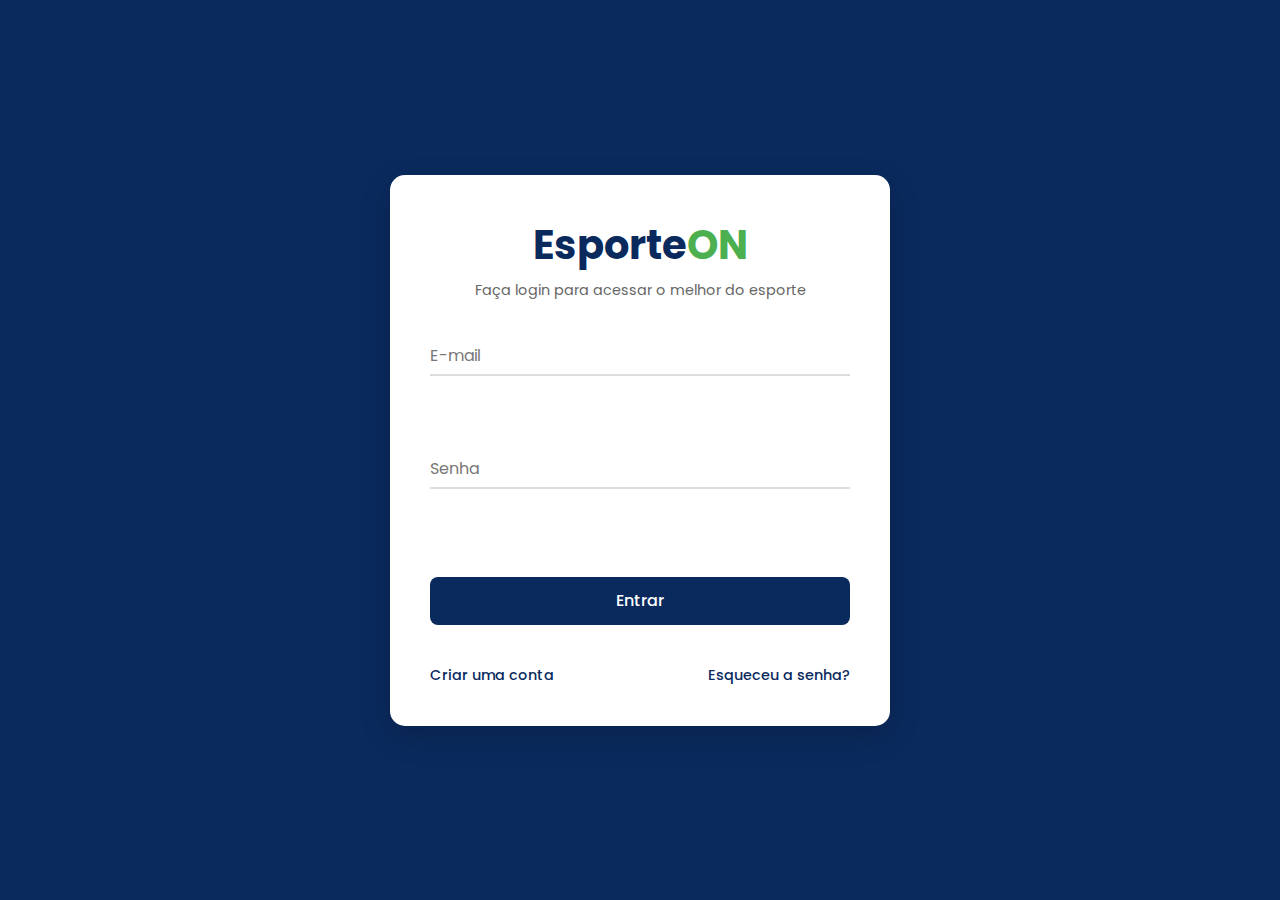
<file: login/index.html>
<!DOCTYPE html>
<html lang="pt-BR">
<head>
    <meta charset="UTF-8">
    <meta name="viewport" content="width=device-width, initial-scale=1.0">
    <link rel="stylesheet" href="styles.css">
    <link rel="stylesheet" href="https://fonts.googleapis.com/css2?family=Poppins:wght@300;400;500;600;700&display=swap">
    <script src="script.js" defer></script>
    <title>Login - EsporteON</title>
</head>
<body>
    <div class="login-container">
        <div class="login-card">
            <div class="logo-container">
                <h1 class="logo">Esporte<span>ON</span></h1>
                <p>Faça login para acessar o melhor do esporte</p>
            </div>

            <form id="loginForm" class="login-form">
                <div class="form-group">
                    <input type="email" id="email" name="email" required placeholder=" ">
                    <label for="email">E-mail</label>
                    <div class="underline"></div>
                    <div class="error-message"></div>
                </div>
                
                <div class="form-group">
                    <input type="password" id="senha" name="senha" required placeholder=" ">
                    <label for="senha">Senha</label>
                    <div class="underline"></div>
                    <div class="error-message"></div>
                </div>

                <button type="submit" class="submit-btn" id="btnEntrar">
                    <span class="btn-text">Entrar</span>
                    <div class="spinner hidden" id="spinner"></div>
                </button>

                <div class="links-container">
                    <a href="../cadastro/cadastro.html" class="link">Criar uma conta</a>
                    <a href="../esqueceu senha/esqueceu_senha.html" class="link">Esqueceu a senha?</a>
                </div>
            </form>
        </div>
    </div>
</body>
</html>
</file>
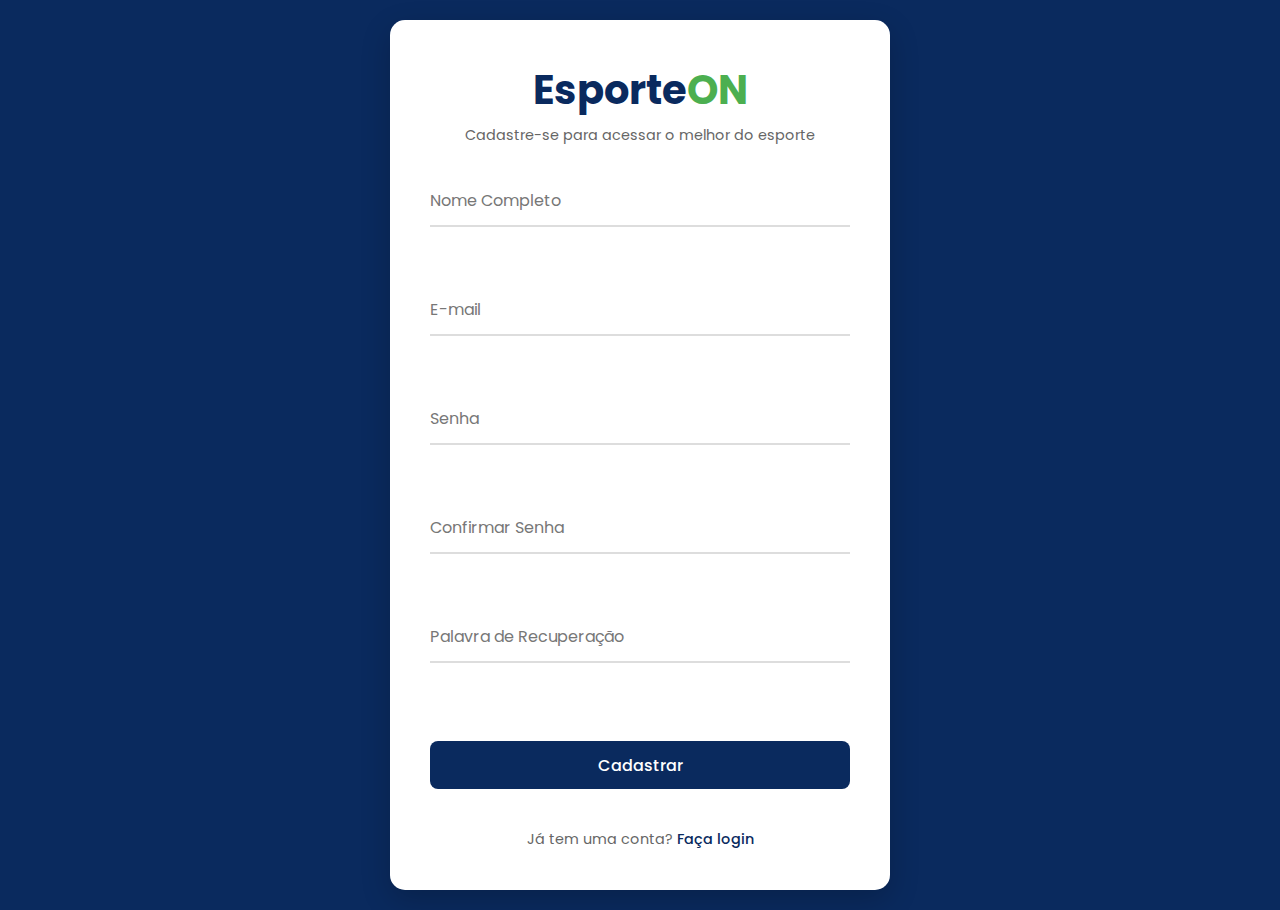
<file: cadastro/cadastro.html>
<!DOCTYPE html>
<html lang="pt-BR">
<head>
    <meta charset="UTF-8">
    <meta name="viewport" content="width=device-width, initial-scale=1.0">
    <link rel="stylesheet" href="cadastro.css">
    <link rel="stylesheet" href="https://fonts.googleapis.com/css2?family=Poppins:wght@300;400;500;600;700&display=swap">
    <script src="script-cadastro.js" defer></script>
    <title>Cadastro - EsporteON</title>
</head>
<body>
    <div class="register-container">
        <div class="register-card">
            <div class="logo-container">
                <h1 class="logo">Esporte<span>ON</span></h1>
                <p>Cadastre-se para acessar o melhor do esporte</p>
            </div>

            <form id="registerForm" class="register-form">
                <div class="form-group">
                    <input type="text" id="nome" name="nome" required>
                    <label for="nome">Nome Completo</label>
                    <div class="underline"></div>
                    <div class="error-message"></div>
                </div>

                <div class="form-group">
                    <input type="email" id="email" name="email" required>
                    <label for="email">E-mail</label>
                    <div class="underline"></div>
                    <div class="error-message"></div>
                </div>

                <div class="form-group">
                    <input type="password" id="senha" name="senha" required>
                    <label for="senha">Senha</label>
                    <div class="underline"></div>
                    <div class="error-message"></div>
                </div>

                <div class="form-group">
                    <input type="password" id="confirmarSenha" required>
                    <label for="confirmarSenha">Confirmar Senha</label>
                    <div class="underline"></div>
                    <div class="error-message"></div>
                </div>

                <div class="form-group">
                    <input type="text" id="senhaRecuperacao" name="senhaRecuperacao" required>
                    <label for="senhaRecuperacao">Palavra de Recuperação</label>
                    <div class="underline"></div>
                    <div class="error-message"></div>
                </div>

                <button type="submit" class="submit-btn" id="btnCadastrar">
                    <span class="btn-text">Cadastrar</span>
                    <div class="spinner hidden" id="spinner"></div>
                </button>

                <div class="login-link">
                    Já tem uma conta? <a href="../login/index.html">Faça login</a>
                </div>
            </form>
        </div>
    </div>
</body>
</html>
</file>
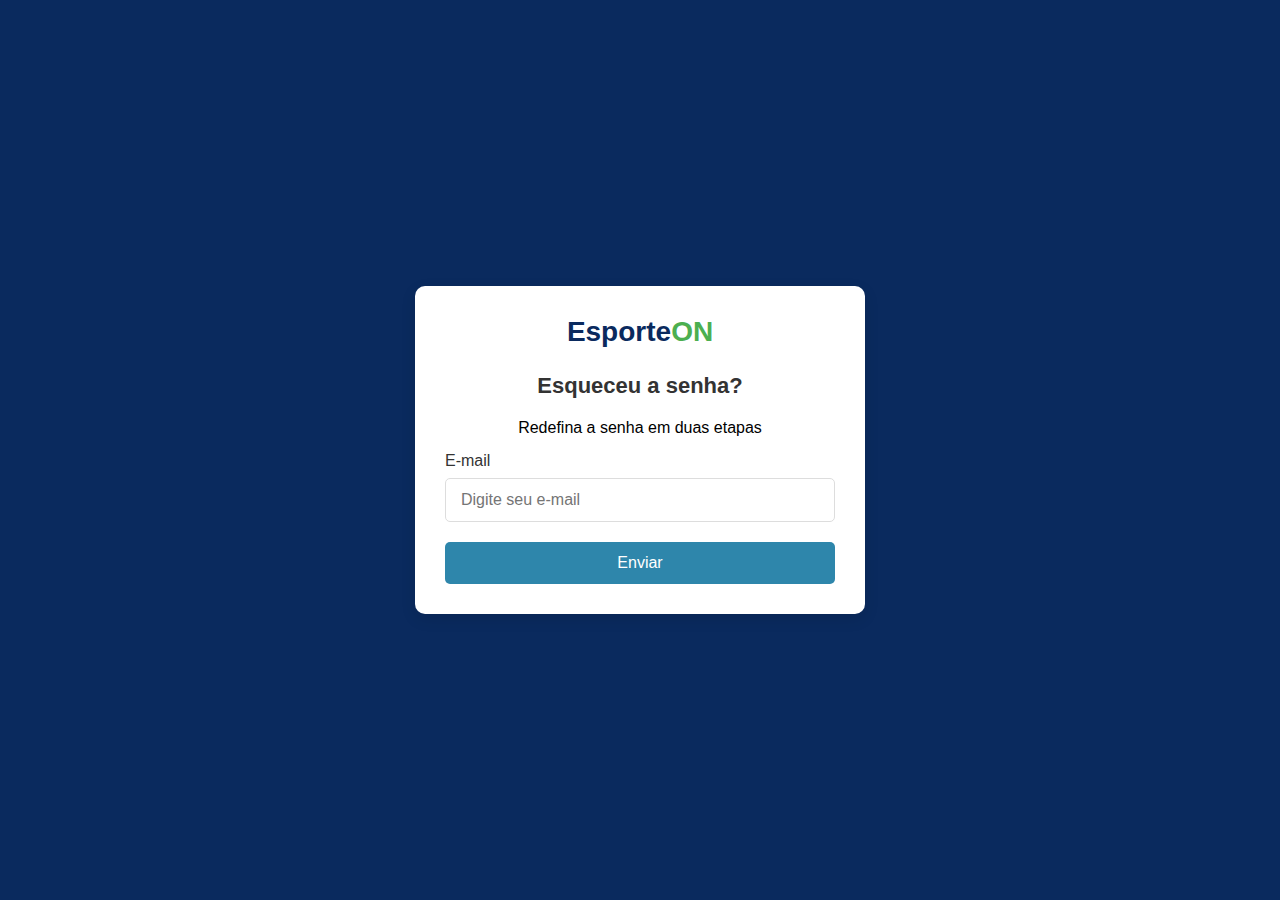
<file: esqueceu senha/esqueceu_senha.html>
<!DOCTYPE html>
<html lang="en">
<head>
    <meta charset="UTF-8">
    <meta name="viewport" content="width=device-width, initial-scale=1.0">
    <link rel="stylesheet" href="esqueceu_senha.css">
    <script src="esqueceu_senha.js" defer></script>
    <title>Redefinir senha </title>
</head>
<body>

    <div class="container">
        <h1 class="logo">Esporte<span>ON</span></h1>

        <!-- Passo 1: Esqueceu a Senha -->
        <div class="step active" id="step1">
            <h1>Esqueceu a senha?</h1>
            <p class="text-center">Redefina a senha em duas etapas</p>
            
            <div class="form-group mt-3">
                <label for="email">E-mail</label>
                <input type="email" id="email" placeholder="Digite seu e-mail">
                <div class="error-message" id="email-error">Por favor, insira um e-mail válido</div>
            </div>
            
            <button class="btn" id="send-email-btn">Enviar</button>
        </div>

        <!-- Passo 2: Código de Verificação -->
        <div class="step" id="step2">
            <h1>Verificação de código</h1>
            <p class="text-center">Acabamos de enviar um código para seu e-mail.</p>
            <p class="text-center">Insira o código de verificação de 6 dígitos enviado para seu e-mail.</p>
            
            <div class="code-inputs" id="code-container">
                <input type="text" class="code-input" maxlength="1" data-index="0">
                <input type="text" class="code-input" maxlength="1" data-index="1">
                <input type="text" class="code-input" maxlength="1" data-index="2">
                <input type="text" class="code-input" maxlength="1" data-index="3">
                <input type="text" class="code-input" maxlength="1" data-index="4">
                <input type="text" class="code-input" maxlength="1" data-index="5">
            </div>
            
            <div class="error-message" id="code-error">Código inválido. Por favor, tente novamente.</div>
            
            <button class="btn" id="verify-code-btn">Enviar</button>
            
            <div class="resend-code text-center">
                Não recebeu o código? <span class="link" id="resend-code">Reenviar código</span>
            </div>
            
            <div class="text-center mt-3">
                <span class="link" id="change-email">Alterar e-mail</span>
            </div>
        </div>

        <!-- Passo 3: Nova Senha -->
        <div class="step" id="step3">
            <h1>Criação de senha nova</h1>
            
            <div class="form-group">
                <label for="new-password">Senha nova</label>
                <div class="password-container">
                    <input type="password" id="new-password" placeholder="Digite sua nova senha">
                    <span class="toggle-password" id="toggle-password">Mostrar</span>
                </div>
            </div>
            
            <div class="form-group">
                <label for="confirm-password">Reinsira a senha nova</label>
                <div class="password-container">
                    <input type="password" id="confirm-password" placeholder="Confirme sua nova senha">
                    <span class="toggle-password" id="toggle-confirm-password">Mostrar</span>
                </div>
                <div class="error-message" id="password-error">As senhas não coincidem</div>
            </div>
            
            <div class="requirements">
                <p>Sua senha deve conter:</p>
                <div class="requirement" id="length-req">
                    <i>✓</i> <span>Pelo menos 8 caracteres</span>
                </div>
                <div class="requirement" id="number-req">
                    <i>✓</i> <span>Pelo menos 1 número</span>
                </div>
                <div class="requirement" id="special-req">
                    <i>✓</i> <span>Pelo menos 1 caractere especial</span>
                </div>
            </div>
            
            <p class="mt-3">É necessário que todos os dispositivos acessem sua conta com a nova senha</p>
            
            <button class="btn" id="reset-password-btn">Redefinir Senha</button>
        </div>

        <!-- Mensagem de Sucesso -->
        <div class="step" id="success-message">
            <h1>Senha redefinida com sucesso!</h1>
            <p class="text-center">Sua senha foi alterada com sucesso. Agora você pode fazer login com sua nova senha.</p>
            <button class="btn btn-secondary" id="go-to-login">Ir para login</button>
        </div>
    </div>

</body>
</html>
</file>
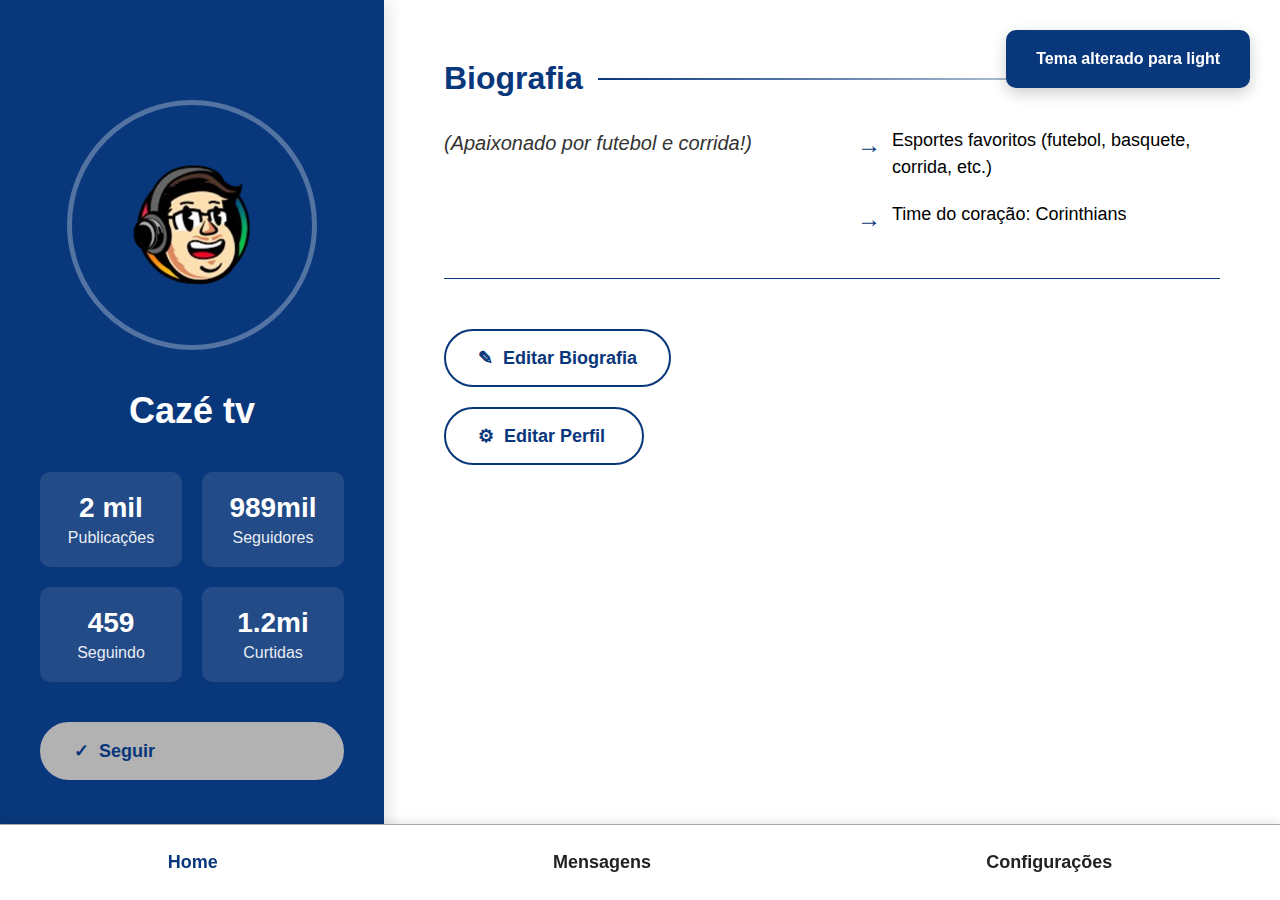
<file: perfil/perfil.html>
<!DOCTYPE html>
<html lang="pt-BR">
<head>
    <meta charset="UTF-8">
    <meta name="viewport" content="width=device-width, initial-scale=1.0">
    <link rel="stylesheet" href="perfil.css">
    <script src="perfil.js" defer></script>
    <title>Perfil do Usuário</title>
</head>
<body>
    <div class="profile-wrapper">
        <!-- Coluna Esquerda -->
        <div class="profile-sidebar">
            <img src="./img/foto_perfil.png" alt="Cazé TV" class="profile-pic">
            <h1 class="profile-name">Cazé tv</h1>
            
            <div class="stats-container">
                <div class="stat-box">
                    <div class="stat-value" id="postsCount">2 mil</div>
                    <div class="stat-label">Publicações</div>
                </div>
                <div class="stat-box">
                    <div class="stat-value" id="followersCount">989mil</div>
                    <div class="stat-label">Seguidores</div>
                </div>
                <div class="stat-box">
                    <div class="stat-value" id="followingCount">459</div>
                    <div class="stat-label">Seguindo</div>
                </div>
                <div class="stat-box">
                    <div class="stat-value">1.2mi</div>
                    <div class="stat-label">Curtidas</div>
                </div>
            </div>
            
            <button class="action-button primary-btn" id="followBtn" style="width: 100%;">
                <span>✓</span> Seguir
            </button>
            <button class="action-button danger-btn" id="unfollowBtn" style="width: 100%; display: none;">
                <span>✕</span> Deixar de seguir
            </button>
        </div>
        
        <!-- Coluna Direita -->
        <div class="profile-main">
            <div class="bio-section">
                <h2 class="section-title">Biografia</h2>
                <div class="bio-content">
                    <p class="bio-text" id="bioIntro">(Apaixonado por futebol e corrida!)</p>
                    <ul class="bio-details" id="bioDetailsList">
                        <li class="bio-detail">Esportes favoritos (futebol, basquete, corrida, etc.)</li>
                        <li class="bio-detail">Time do coração: Corinthians</li>
                    </ul>
                </div>
            </div>
            
            <div class="action-area">
                <button class="action-button secondary-btn" id="editBioBtn">
                    <span>✎</span> Editar Biografia
                </button>
                <button class="action-button secondary-btn" id="editProfileBtn">
                    <span>⚙</span> Editar Perfil
                </button>
            </div>

            <!-- Área de Publicações (RESTAURADA) -->
            <div class="publications">
                <div class="publication">
                    <div class="publication-item">
                        <img src="https://source.unsplash.com/random/300x300?sports" alt="Publicação 1">
                    </div>
                    <div class="publication-item">
                        <img src="https://source.unsplash.com/random/300x300?football" alt="Publicação 2">
                    </div>
                    <div class="publication-item">
                        <img src="https://source.unsplash.com/random/300x300?running" alt="Publicação 3">
                    </div>
                </div>
                <div class="publication">
                    <div class="publication-item">
                        <img src="https://source.unsplash.com/random/300x300?stadium" alt="Publicação 4">
                    </div>
                    <div class="publication-item">
                        <img src="https://source.unsplash.com/random/300x300?athlete" alt="Publicação 5">
                    </div>
                    <div class="publication-item">
                        <img src="https://source.unsplash.com/random/300x300?soccer" alt="Publicação 6">
                    </div>
                </div>
            </div>
        </div>
    </div>

    <!-- Navegação Fixa -->
    <div class="profile-nav-fixed">
        <a href="../tela home/home.html" class="nav-item active">Home</a>
        <a href="#" class="nav-item" id="messagesNavItem">Mensagens <span class="unread-count">3</span></a>
        <a href="#" class="nav-item" id="settingsNavItem">Configurações</a>
    </div>

    <div class="notification" id="notification"></div>

    <!-- Modal de Edição de Biografia -->
    <div class="modal-overlay" id="bioModal">
        <div class="modal-container">
            <div class="modal-header">
                <h3 class="modal-title">Editar Biografia</h3>
                <button class="modal-close" id="closeBioModal">&times;</button>
            </div>
            <textarea class="bio-textarea" id="bioEditor" placeholder="Digite sua biografia..."></textarea>
            <div class="modal-actions">
                <button class="modal-button cancel" id="cancelBioEdit">Cancelar</button>
                <button class="modal-button save" id="saveBio">Salvar</button>
            </div>
        </div>
    </div>

    <!-- Modal de Edição de Perfil (ATUALIZADO com espaçamento corrigido) -->
    <div class="modal-overlay" id="profileModal">
        <div class="modal-container">
            <div class="modal-header">
                <h3 class="modal-title">Editar Perfil</h3>
                <button class="modal-close" id="closeProfileModal">&times;</button>
            </div>
            <div class="profile-form">
                <div class="profile-pic-upload">
                    <div class="profile-pic-container">
                        <img id="profilePicPreview" src="./img/foto_perfil.png" class="profile-pic-preview" alt="Pré-visualização">
                        <div class="upload-overlay">
                            <span class="upload-icon">+</span>
                            <span class="upload-text">Alterar Foto</span>
                        </div>
                    </div>
                    <div class="upload-info" id="uploadInfo">Formatos suportados: JPG, PNG (Max. 5MB)</div>
                    <div class="upload-error" id="uploadError"></div>
                    <input type="file" id="fileInput" accept="image/jpeg, image/png">
                </div>
                
                <div class="form-group">
                    <label for="profileNameInput" class="form-label">Nome do Perfil</label>
                    <input type="text" id="profileNameInput" class="form-input" placeholder="Digite o nome do perfil">
                </div>
                
                <div class="form-group">
                    <label for="profileUsername" class="form-label">Nome de Usuário</label>
                    <input type="text" id="profileUsername" class="form-input" placeholder="Digite o nome de usuário">
                </div>
            </div>
            <div class="modal-actions">
                <button class="modal-button cancel" id="cancelProfileEdit">Cancelar</button>
                <button class="modal-button save" id="saveProfile">Salvar Alterações</button>
            </div>
        </div>
    </div>

    
    <!-- Modal do Chat -->
    <div class="chat-modal" id="chatModal">
        <div class="chat-container">
            <div class="chat-header">
                <h3>Chat com Cazé tv</h3>
                <button class="chat-close" id="closeChatModal">&times;</button>
                <span class="unread-count">3</span>
            </div>
            <div class="chat-messages" id="chatMessages">
                <!-- Mensagens serão inseridas aqui via JavaScript -->
            </div>
            <div class="chat-input">
                <input type="text" placeholder="Digite sua mensagem..." id="chatMessageInput">
                <button id="sendMessageBtn">
                    <span>Enviar</span>
                </button>
            </div>
        </div>
    </div>

    <!-- Modal de Configurações -->
    <div class="modal-overlay" id="settingsModal">
        <div class="modal-container">
            <div class="modal-header">
                <h3 class="modal-title">Configurações</h3>
                <button class="modal-close" id="closeSettingsModal">&times;</button>
            </div>
            <div class="settings-group">
                <h4 class="settings-subtitle">Aparência</h4>
                <div class="theme-options">
                    <button class="theme-option" data-theme="light">
                        <div class="theme-preview light"></div>
                        <span>Claro</span>
                    </button>
                   
                    <button class="theme-option" data-theme="blue">
                        <div class="theme-preview blue"></div>
                        <span>Azul</span>
                    </button>
                    <button class="theme-option" data-theme="green">
                        <div class="theme-preview green"></div>
                        <span>Verde</span>
                    </button>
                    <button class="theme-option" data-theme="purple">
                        <div class="theme-preview purple"></div>
                        <span>Roxo</span>
                    </button>
                </div>
            </div>
            <div class="settings-form">
                <!-- Notificações -->
                <div class="settings-group">
                    <h4 class="settings-subtitle">Notificações</h4>
                    <div class="setting-option">
                        <label class="switch">
                            <input type="checkbox" id="notificationsToggle" checked>
                            <span class="slider"></span>
                        </label>
                        <span>Receber notificações</span>
                    </div>
                    
                    <div class="setting-option">
                        <label class="switch">
                            <input type="checkbox" id="soundToggle">
                            <span class="slider"></span>
                        </label>
                        <span>Som de notificação</span>
                    </div>
                </div>
                
                <!-- Privacidade -->
                <div class="settings-group">
                    <h4 class="settings-subtitle">Privacidade</h4>
                    <div class="setting-option">
                        <label class="switch">
                            <input type="checkbox" id="privateAccountToggle">
                            <span class="slider"></span>
                        </label>
                        <span>Conta privada</span>
                    </div>
                </div>
                
                <!-- Tema -->
                <div class="settings-group">
                    <h4 class="settings-subtitle">Aparência</h4>
                    <div class="theme-options">
                        <button class="theme-option" data-theme="light">
                            <div class="theme-preview light"></div>
                            <span>Claro</span>
                        </button>
                        
                        <button class="theme-option" data-theme="blue">
                            <div class="theme-preview blue"></div>
                            <span>Azul</span>
                        </button>
                    </div>
                </div>
            </div>
            
            <div class="modal-actions" style="margin-top: 30px; padding-top: 20px; border-top: 1px solid #eee;">
                <button class="modal-button danger-btn" id="logoutBtn">
                    <span>↩</span> Sair da Conta
                </button>
            </div>
        </div>
    </div>

        <!-- Modal de Confirmação de Logout -->
    <div class="logout-confirmation-modal" id="logoutConfirmationModal">
        <div class="logout-confirmation-content">
            <h3>Confirmar Saída</h3>
            <p>Tem certeza que deseja sair da sua conta?</p>
            <div class="logout-confirmation-buttons">
                <button class="logout-cancel-btn" id="logoutCancelBtn">Cancelar</button>
                <button class="logout-confirm-btn" id="logoutConfirmBtn">Sim, Sair</button>
            </div>
        </div>
    </div>
</body>
</html>
</file>
<file: login/styles.css>
* {
    margin: 0;
    padding: 0;
    box-sizing: border-box;
    font-family: 'Poppins', sans-serif;
}

body {
    background-color: #0A2A5E;
    display: flex;
    justify-content: center;
    align-items: center;
    min-height: 100vh;
    padding: 20px;
}

.login-container {
    width: 100%;
    max-width: 500px;
}

.login-card {
    background: #fff;
    border-radius: 15px;
    padding: 40px;
    box-shadow: 0 10px 30px rgba(0, 0, 0, 0.2);
}

.logo-container {
    text-align: center;
    margin-bottom: 30px;
}

.logo {
    font-size: 2.5rem;
    font-weight: 700;
    color: #0A2A5E;
}

.logo span {
    color: #4CAF50;
}

.logo-container p {
    color: #666;
    font-size: 0.9rem;
    margin-top: 5px;
}

.login-form {
    display: flex;
    flex-direction: column;
    gap: 20px;
}

.form-group {
    position: relative;
    margin-bottom: 25px;
}

.form-group input {
    width: 100%;
    padding: 12px 0 6px 0;
    font-size: 1rem;
    border: none;
    border-bottom: 2px solid #ddd;
    outline: none;
    background: transparent;
    transition: all 0.3s ease;
}

.form-group input:focus {
    border-bottom-color: #0A2A5E;
}

.form-group input:focus + label,
.form-group input:not(:placeholder-shown) + label {
    transform: translateY(-20px);
    font-size: 0.8rem;
    color: #0A2A5E;
}

.form-group label {
    position: absolute;
    top: 12px;
    left: 0;
    color: #777;
    pointer-events: none;
    transition: all 0.3s ease;
}

.underline {
    position: absolute;
    bottom: 0;
    left: 0;
    height: 2px;
    width: 0;
    background-color: #0A2A5E;
    transition: all 0.3s ease;
}

.form-group input:focus ~ .underline {
    width: 100%;
}

.submit-btn {
    background-color: #0A2A5E;
    color: white;
    border: none;
    padding: 12px;
    border-radius: 8px;
    font-size: 1rem;
    font-weight: 500;
    cursor: pointer;
    transition: all 0.3s;
    margin-top: 20px;
    display: flex;
    justify-content: center;
    align-items: center;
    gap: 10px;
    height: 48px;
}

.submit-btn:hover {
    background-color: #09377B;
    transform: translateY(-2px);
    box-shadow: 0 5px 15px rgba(10, 42, 94, 0.3);
}

.links-container {
    display: flex;
    justify-content: space-between;
    margin-top: 20px;
}

.link {
    color: #0A2A5E;
    text-decoration: none;
    font-size: 0.9rem;
    font-weight: 500;
}

.link:hover {
    text-decoration: underline;
}

.spinner {
    width: 20px;
    height: 20px;
    border: 3px solid rgba(255, 255, 255, 0.3);
    border-radius: 50%;
    border-top-color: white;
    animation: spin 1s ease-in-out infinite;
}

@keyframes spin {
    to { transform: rotate(360deg); }
}

.hidden {
    display: none;
}

.error-message {
    color: #e74c3c;
    font-size: 0.8rem;
    margin-top: 5px;
    min-height: 18px;
}

.global-error-message {
    color: #e74c3c;
    text-align: center;
    margin-top: 15px;
    font-size: 0.9rem;
    padding: 10px;
    background-color: #ffeeee;
    border-radius: 4px;
}
</file>
<file: cadastro/cadastro.css>
* {
    margin: 0;
    padding: 0;
    box-sizing: border-box;
    font-family: 'Poppins', sans-serif;
}

body {
    background-color: #0A2A5E;
    display: flex;
    justify-content: center;
    align-items: center;
    min-height: 100vh;
    padding: 20px;
}

.register-container {
    width: 100%;
    max-width: 500px;
}

.register-card {
    background: #fff;
    border-radius: 15px;
    padding: 40px;
    box-shadow: 0 10px 30px rgba(0, 0, 0, 0.2);
}

.logo-container {
    text-align: center;
    margin-bottom: 30px;
}

.logo {
    font-size: 2.5rem;
    font-weight: 700;
    color: #0A2A5E;
}

.logo span {
    color: #4CAF50;
}

.logo-container p {
    color: #666;
    font-size: 0.9rem;
    margin-top: 5px;
}

.register-form {
    display: flex;
    flex-direction: column;
    gap: 20px;
}

.form-group {
    position: relative;
    margin-bottom: 15px;
}

.form-group input {
    width: 100%;
    padding: 12px 0;
    font-size: 1rem;
    border: none;
    border-bottom: 2px solid #ddd;
    outline: none;
    background: transparent;
    transition: all 0.3s ease;
}

.form-group input:focus {
    border-bottom-color: #0A2A5E;
}

.form-group input:focus + label,
.form-group input:valid + label {
    transform: translateY(-20px);
    font-size: 0.8rem;
    color: #0A2A5E;
}

.form-group label {
    position: absolute;
    top: 12px;
    left: 0;
    color: #777;
    pointer-events: none;
    transition: all 0.3s ease;
}

.underline {
    position: absolute;
    bottom: 0;
    left: 0;
    height: 2px;
    width: 0;
    background-color: #0A2A5E;
    transition: all 0.3s ease;
}

.form-group input:focus ~ .underline {
    width: 100%;
}

.submit-btn {
    background-color: #0A2A5E;
    color: white;
    border: none;
    padding: 12px;
    border-radius: 8px;
    font-size: 1rem;
    font-weight: 500;
    cursor: pointer;
    transition: all 0.3s;
    margin-top: 20px;
    display: flex;
    justify-content: center;
    align-items: center;
    gap: 10px;
    height: 48px;
}

.submit-btn:hover {
    background-color: #09377B;
    transform: translateY(-2px);
    box-shadow: 0 5px 15px rgba(10, 42, 94, 0.3);
}

.login-link {
    text-align: center;
    margin-top: 20px;
    color: #666;
    font-size: 0.9rem;
}

.login-link a {
    color: #0A2A5E;
    text-decoration: none;
    font-weight: 500;
}

.login-link a:hover {
    text-decoration: underline;
}

.spinner {
    width: 20px;
    height: 20px;
    border: 3px solid rgba(255, 255, 255, 0.3);
    border-radius: 50%;
    border-top-color: white;
    animation: spin 1s ease-in-out infinite;
}

@keyframes spin {
    to { transform: rotate(360deg); }
}

.hidden {
    display: none;
}

.error-message {
    color: #e74c3c;
    font-size: 0.8rem;
    margin-top: 5px;
    min-height: 18px;
}

.global-error-message {
    color: #e74c3c;
    text-align: center;
    margin-top: 15px;
    font-size: 0.9rem;
    padding: 10px;
    background-color: #ffeeee;
    border-radius: 4px;
}
</file>
<file: esqueceu senha/esqueceu_senha.css>
:root {
    --primary-color: #2E86AB;
    --secondary-color: #F18F01;
    --dark-color: #333;
    --light-color: #f8f9fa;
    --danger-color: #e74c3c;
    --success-color: #2ecc71;
    --background-color: #0A2A5E;
}

* {
    margin: 0;
    padding: 0;
    box-sizing: border-box;
    font-family: 'Segoe UI', Tahoma, Geneva, Verdana, sans-serif;
}

body {
    background-color: #0A2A5E;
    display: flex;
    justify-content: center;
    align-items: center;
    min-height: 100vh;
    padding: 20px;
}

.container {
    background-color: white;
    border-radius: 10px;
    box-shadow: 0 5px 15px rgba(0, 0, 0, 0.1);
    width: 100%;
    max-width: 450px;
    padding: 30px;
    transition: all 0.3s ease;
}

.logo {
    text-align: center;
    margin-bottom: 25px;
    color: #0A2A5E;
    font-size: 28px;
    font-weight: bold;
}
.logo span {
    color: #4CAF50;
}

h1 {
    font-size: 22px;
    margin-bottom: 20px;
    color: var(--dark-color);
    text-align: center;
}

.step {
    display: none;
}

.step.active {
    display: block;
}

.form-group {
    margin-bottom: 20px;
}

label {
    display: block;
    margin-bottom: 8px;
    font-weight: 500;
    color: var(--dark-color);
}

input {
    width: 100%;
    padding: 12px 15px;
    border: 1px solid #ddd;
    border-radius: 5px;
    font-size: 16px;
    transition: border 0.3s;
}

input:focus {
    outline: none;
    border-color: var(--primary-color);
}

.btn {
    width: 100%;
    padding: 12px;
    border: none;
    border-radius: 5px;
    background-color: var(--primary-color);
    color: white;
    font-size: 16px;
    font-weight: 500;
    cursor: pointer;
    transition: background-color 0.3s;
}

.btn:hover {
    background-color: #246a89;
}

.btn-secondary {
    background-color: var(--secondary-color);
}

.btn-secondary:hover {
    background-color: #d97e01;
}

.text-center {
    text-align: center;
}

.mt-3 {
    margin-top: 15px;
}

.link {
    color: var(--primary-color);
    text-decoration: none;
    cursor: pointer;
    font-weight: 500;
}

.link:hover {
    text-decoration: underline;
}

.password-container {
    position: relative;
}

.toggle-password {
    position: absolute;
    right: 10px;
    top: 50%;
    transform: translateY(-50%);
    cursor: pointer;
    color: var(--dark-color);
    font-size: 14px;
    font-weight: 500;
}

.error-message {
    color: var(--danger-color);
    font-size: 14px;
    margin-top: 5px;
    display: none;
}

.success-message {
    color: var(--success-color);
    font-size: 14px;
    margin-top: 5px;
    display: none;
}

.resend-code {
    margin-top: 15px;
    font-size: 14px;
}

.code-inputs {
    display: flex;
    justify-content: space-between;
    margin-bottom: 20px;
}

.code-input {
    width: 50px;
    height: 50px;
    text-align: center;
    font-size: 20px;
    border: 1px solid #ddd;
    border-radius: 5px;
}

.requirements {
    margin-top: 20px;
    font-size: 14px;
    color: var(--dark-color);
}

.requirement {
    margin-bottom: 5px;
    display: flex;
    align-items: center;
}

.requirement i {
    margin-right: 5px;
    font-size: 12px;
}

.requirement.valid {
    color: var(--success-color);
}

.requirement.invalid {
    color: var(--danger-color);
}

@media (max-width: 480px) {
    .container {
        padding: 20px;
    }
    
    .code-input {
        width: 40px;
        height: 40px;
    }
}
</file>
<file: perfil/perfil.css>
/* ===== VARIÁVEIS E TEMAS ===== */
    :root {
        --primary: #b3b2b2;
        --primary-text: #09377B;
        --sidebar-bg: #09377B;
        --secondary: #333333;
        --light: #F8F8F8;
        --dark: #222222;
        --gray: #AAAAAA;
    }

    /* Temas adicionais */
    body.light {
        --primary: #b3b2b2;
        --primary-text: #09377B;
        --sidebar-bg: #09377B;
        --secondary: #333333;
        --light: #F8F8F8;
        --dark: #222222;
    }

    body.blue {
        --primary: #a8c6fa;
        --primary-text: #0A2D5C;
        --sidebar-bg: #0A2D5C;
        --secondary: #333333;
        --light: #E6F0FF;
        --dark: #222222;
    }

    body.green {
        --primary: #b8e0c8;
        --primary-text: #1A4D2E;
        --sidebar-bg: #1A4D2E;
        --secondary: #333333;
        --light: #F0F7F3;
        --dark: #222222;
    }

    body.purple {
        --primary: #d8c0e3;
        --primary-text: #4B2A5E;
        --sidebar-bg: #4B2A5E;
        --secondary: #333333;
        --light: #F5EFF8;
        --dark: #222222;
    }

    /* ===== ESTILOS GERAIS ===== */
    * {
        margin: 0;
        padding: 0;
        box-sizing: border-box;
        font-family: 'Segoe UI', Arial, sans-serif;
    }

    body {
        background-color: var(--light);
        min-height: 100vh;
        display: flex;
        padding: 0;
        overflow: hidden;
    }

    /* ===== LAYOUT PRINCIPAL ===== */
    .profile-wrapper {
        display: flex;
        width: 100vw;
        height: 100vh;
        background: white;
        overflow: hidden;
    }

    /* Sidebar Esquerda */
    .profile-sidebar {
        width: 30%;
        min-width: 350px;
        background: var(--sidebar-bg);
        padding: 40px;
        color: white;
        display: flex;
        flex-direction: column;
        align-items: center;
        justify-content: center;
        box-shadow: 5px 0 15px rgba(0,0,0,0.1);
    }

    .profile-pic {
        width: 250px;
        height: 250px;
        border-radius: 50%;
        border: 5px solid rgba(255,255,255,0.3);
        object-fit: cover;
        margin-bottom: 40px;
    }

    .profile-name {
        font-size: 36px;
        font-weight: 800;
        margin-bottom: 40px;
        text-align: center;
    }

    /* Conteúdo Principal */
    .profile-main {
        width: 70%;
        padding: 60px;
        padding-bottom: 80px;
        display: flex;
        flex-direction: column;
        overflow-y: auto;
    }

    /* Navegação Fixa */
    .profile-nav-fixed {
        position: fixed;
        bottom: 0;
        left: 0;
        right: 0;
        background: var(--nav-bg, white);
        display: flex;
        justify-content: space-around;
        border-top: 1px solid var(--gray);
        padding: 15px 0;
        z-index: 100;
        box-shadow: 0 -2px 10px rgba(0,0,0,0.1);
    }

    /* ===== COMPONENTES ===== */
    /* Estatísticas */
    .stats-container {
        width: 100%;
        display: grid;
        grid-template-columns: 1fr 1fr;
        gap: 20px;
        margin-bottom: 40px;
    }

    .stat-box {
        background: rgba(255,255,255,0.1);
        border-radius: 10px;
        padding: 20px;
        text-align: center;
        transition: transform 0.3s;
    }

    .stat-box:hover {
        transform: translateY(-5px);
    }

    .stat-value {
        font-size: 28px;
        font-weight: 700;
        margin-bottom: 5px;
    }

    .stat-label {
        font-size: 16px;
        opacity: 0.9;
    }

    /* Biografia */
    .bio-section {
        margin-bottom: 50px;
        padding-bottom: 30px;
        border-bottom: 1px solid #09377B;
        position: relative;
        
    }


    .section-title {
        font-size: 32px;
        color: var(--sidebar-bg);
        margin-bottom: 30px;
        display: flex;
        align-items: center;
    }

    .section-title:after {
        content: "";
        flex: 1;
        height: 2px;
        background: linear-gradient(to right, var(--sidebar-bg), transparent);
        margin-left: 15px;
    }

    .bio-content {
        display: flex;
        gap: 50px;
    }

    .bio-text {
        font-style: italic;
        font-size: 20px;
        color: var(--secondary);
        margin-bottom: 30px;
        flex: 1;
        line-height: 1.6;
    }

    .bio-details {
        flex: 1;
        list-style: none;
    }

    .bio-detail {
        margin-bottom: 20px;
        font-size: 18px;
        position: relative;
        padding-left: 35px;
        line-height: 1.5;
    }

    .bio-detail:before {
        content: "→";
        color: var(--sidebar-bg);
        font-size: 24px;
        position: absolute;
        left: 0;
        top: 0;
    }

    /* Botões */
    .action-button {
        padding: 16px 32px;
        margin-bottom: 20px;
        border-radius: 50px;
        font-weight: 700;
        font-size: 18px;
        cursor: pointer;
        transition: all 0.3s;
        border: none;
        display: flex;
        align-items: center;
        gap: 10px;
        min-width: 200px;
    }

    .action-button:hover {
        transform: translateY(-2px);
        opacity: 0.9;
    }

    .primary-btn {
        background: var(--primary);
        color: var(--button-text, var(--primary-text));
        border: 2px solid var(--button-border, var(--primary));
    }

    .secondary-btn {
        background: transparent;
        color: var(--button-text, var(--sidebar-bg));
        border: 2px solid var(--button-border, var(--sidebar-bg));
    }

    .danger-btn {
        background: var(--primary);
        color: var(--button-text, #B22222);
        border: 2px solid var(--button-border, #B22222);
    }

    /* Publicações */
    .publications {
        margin-top: 30px;
    }

    .publication {
        display: grid;
        grid-template-columns: repeat(3, 1fr);
        gap: 15px;
        margin-bottom: 30px;
    }

    .publication-item {
        aspect-ratio: 1;
        background: #f5f5f5;
        border-radius: 10px;
        overflow: hidden;
        position: relative;
    }

    .publication-item::before {
        content: "";
        position: absolute;
        top: 0;
        left: 0;
        right: 0;
        bottom: 0;
        background: linear-gradient(90deg, #f0f0f0 25%, #e0e0e0 50%, #f0f0f0 75%);
        background-size: 200% 100%;
        animation: loading 1.5s infinite;
    }

    .publication-item.loaded::before {
        display: none;
    }

    @keyframes loading {
        0% { background-position: 200% 0; }
        100% { background-position: -200% 0; }
    }

    .publication-item img {
        width: 100%;
        height: 100%;
        object-fit: cover;
    }

    /* Itens de Navegação */
    .nav-item {
        padding: 12px 30px;
        font-weight: 700;
        font-size: 18px;
        color: var(--nav-text-color, var(--dark));
        text-decoration: none;
        position: relative;
        transition: all 0.3s;
    }

    .nav-item.active {
        color: var(--nav-active-color, var(--sidebar-bg));
    }

    .nav-item:hover {
        transform: translateY(-2px);
    }

    /* Notificação */
    .notification {
        position: fixed;
        top: 30px;
        right: 30px;
        background: var(--sidebar-bg);
        color: white;
        padding: 20px 30px;
        border-radius: 10px;
        box-shadow: 0 5px 15px rgba(0,0,0,0.2);
        transform: translateX(200%);
        transition: transform 0.4s ease;
        z-index: 1000;
        font-size: 16px;
        font-weight: 600;
    }

    .notification.show {
        transform: translateX(0);
    }

    /* ===== MODAIS ===== */
    /* Modal Genérico */
    .modal-overlay {
        position: fixed;
        top: 0;
        left: 0;
        right: 0;
        bottom: 0;
        background: rgba(0,0,0,0.7);
        display: flex;
        justify-content: center;
        align-items: center;
        z-index: 1000;
        opacity: 0;
        visibility: hidden;
        transition: all 0.3s ease;
    }

    .modal-overlay.active {
        opacity: 1;
        visibility: visible;
    }

    .modal-container {
        background: white;
        border-radius: 15px;
        width: 90%;
        max-width: 600px;
        padding: 30px;
        box-shadow: 0 10px 30px rgba(0,0,0,0.3);
        transform: translateY(20px);
        transition: transform 0.3s ease;
    }

    .modal-overlay.active .modal-container {
        transform: translateY(0);
    }

    .modal-header {
        display: flex;
        justify-content: space-between;
        align-items: center;
        margin-bottom: 20px;
    }

    .modal-title {
        font-size: 24px;
        color: var(--sidebar-bg);
        font-weight: 700;
    }

    .modal-close {
        background: none;
        border: none;
        font-size: 24px;
        cursor: pointer;
        color: var(--secondary);
    }

    .modal-actions {
        display: flex;
        justify-content: flex-end;
        gap: 15px;
        margin-top: 30px;
        padding-top: 20px;
        border-top: 1px solid #eee;
    }

    .modal-button {
        padding: 12px 25px;
        border-radius: 50px;
        font-weight: 700;
        cursor: pointer;
        transition: all 0.3s;
        border: none;
        font-size: 16px;
    }

    .modal-button:hover {
        transform: translateY(-2px);
    }

    .modal-button.cancel {
        background: #f0f0f0;
        color: var(--secondary);
    }

    .modal-button.save {
        background: var(--sidebar-bg);
        color: var(--button-text, white);
    }

    /* Modal de Edição de Perfil */
    .profile-form {
        display: flex;
        flex-direction: column;
        gap: 30px;
        padding-bottom: 20px;
    }

    .form-group {
        display: flex;
        flex-direction: column;
        gap: 10px;
    }

    .form-label {
        font-weight: 600;
        color: var(--secondary);
    }

    .form-input {
        padding: 12px 15px;
        border: 2px solid #ddd;
        border-radius: 8px;
        font-size: 16px;
        font-family: inherit;
    }

    .form-input:focus {
        border-color: var(--sidebar-bg);
        outline: none;
    }

    .profile-pic-upload {
        display: flex;
        flex-direction: column;
        align-items: center;
        gap: 20px;
        margin: 15px 0;
    }

    .profile-pic-preview {
        width: 120px;
        height: 120px;
        border-radius: 50%;
        object-fit: cover;
        border: 3px solid var(--sidebar-bg);
    }

    .upload-button {
        background: var(--primary);
        color: var(--primary-text);
        padding: 10px 20px;
        border-radius: 50px;
        cursor: pointer;
        font-weight: 600;
        text-align: center;
        transition: all 0.3s;
    }

    .upload-button:hover {
        background: #c2c2c2;
    }

    #fileInput {
        display: none;
    }

    .bio-textarea {
        width: 100%;
        min-height: 200px;
        padding: 15px;
        border: 2px solid #ddd;
        border-radius: 10px;
        font-size: 16px;
        margin-bottom: 20px;
        resize: vertical;
        font-family: inherit;
        line-height: 1.5;
    }


    /* Estilos para o upload de foto */
    .profile-pic-container {
        position: relative;
        width: 150px;
        height: 150px;
        margin: 0 auto 20px;
        cursor: pointer;
        border-radius: 50%;
        overflow: hidden;
        transition: all 0.3s;
    }

    .profile-pic-container:hover {
        transform: scale(1.05);
    }

    .profile-pic-preview {
        width: 100%;
        height: 100%;
        object-fit: cover;
        border: 3px solid var(--sidebar-bg);
    }

    .upload-overlay {
        position: absolute;
        top: 0;
        left: 0;
        width: 100%;
        height: 100%;
        background: rgba(0, 0, 0, 0.5);
        display: flex;
        flex-direction: column;
        align-items: center;
        justify-content: center;
        color: white;
        opacity: 0;
        transition: opacity 0.3s;
    }

    .profile-pic-container:hover .upload-overlay {
        opacity: 1;
    }

    .upload-icon {
        font-size: 30px;
        font-weight: bold;
        margin-bottom: 5px;
    }

    .upload-text {
        font-size: 14px;
        text-align: center;
    }

    .upload-info {
        text-align: center;
        font-size: 12px;
        color: var(--gray);
        margin-bottom: 10px;
    }

    .upload-error {
        color: #ff4757;
        text-align: center;
        font-size: 14px;
        margin-bottom: 15px;
        min-height: 20px;
    }

    .progress-bar {
        width: 100%;
        height: 5px;
        background: #e0e0e0;
        border-radius: 5px;
        margin-top: 10px;
        overflow: hidden;
        display: none;
    }

    .progress {
        height: 100%;
        background: var(--sidebar-bg);
        width: 0%;
        transition: width 0.3s;
    }
    /* Modal de Configurações */
    #settingsModal {
        z-index: 1000;
    }

    .settings-form {
        display: flex;
        flex-direction: column;
        gap: 30px;
        padding: 20px 0;
    }

    .settings-group {
        border-bottom: 1px solid #eee;
        padding-bottom: 20px;
    }

    .settings-subtitle {
        color: var(--sidebar-bg);
        margin-bottom: 15px;
        font-size: 18px;
    }

    .setting-option {
        display: flex;
        align-items: center;
        gap: 15px;
        margin-bottom: 15px;
    }

    /* Switch */
    .switch {
        position: relative;
        display: inline-block;
        width: 50px;
        height: 24px;
    }

    .switch input {
        opacity: 0;
        width: 0;
        height: 0;
    }

    .slider {
        position: absolute;
        cursor: pointer;
        top: 0;
        left: 0;
        right: 0;
        bottom: 0;
        background-color: #ccc;
        transition: .4s;
        border-radius: 24px;
    }

    .slider:before {
        position: absolute;
        content: "";
        height: 16px;
        width: 16px;
        left: 4px;
        bottom: 4px;
        background-color: white;
        transition: .4s;
        border-radius: 50%;
    }

    input:checked + .slider {
        background-color: var(--sidebar-bg);
    }

    input:checked + .slider:before {
        transform: translateX(26px);
    }

    /* Temas */
    .theme-options {
        display: flex;
        gap: 15px;
    }

    .theme-option {
        background: none;
        border: none;
        cursor: pointer;
        display: flex;
        flex-direction: column;
        align-items: center;
        gap: 8px;
        padding: 10px;
        border-radius: 8px;
        transition: all 0.3s;
    }

    .theme-option:hover {
        background: rgba(0,0,0,0.05);
    }

    .theme-preview {
        width: 60px;
        height: 60px;
        border-radius: 50%;
        border: 2px solid #ddd;
    }

    .theme-preview.light {
        background: #f8f8f8;
    }

    .theme-preview.dark {
        background: #222222;
    }

    .theme-preview.blue {
        background: #09377B;
    }

    .theme-preview.green {
        background: #1A4D2E;
    }

    .theme-preview.purple {
        background: #4B2A5E;
    }

    .theme-option.active {
        border: 2px solid var(--sidebar-bg);
        background-color: rgba(0,0,0,0.05);
    }

    /* Modal de Confirmação de Logout */
    #logoutConfirmationModal {
        z-index: 2000;
    }

    .logout-confirmation-modal {
        position: fixed;
        top: 0;
        left: 0;
        width: 100%;
        height: 100%;
        background-color: rgba(0, 0, 0, 0.7);
        display: flex;
        justify-content: center;
        align-items: center;
        z-index: 2000;
        opacity: 0;
        visibility: hidden;
        transition: all 0.3s ease;
    }

    .logout-confirmation-modal.active {
        opacity: 1;
        visibility: visible;
    }

    .logout-confirmation-content {
        background-color: white;
        padding: 25px;
        border-radius: 10px;
        width: 90%;
        max-width: 400px;
        text-align: center;
        box-shadow: 0 5px 15px rgba(0, 0, 0, 0.2);
        transform: translateY(20px);
        transition: transform 0.3s ease;
    }

    .logout-confirmation-modal.active .logout-confirmation-content {
        transform: translateY(0);
    }

    .logout-confirmation-content h3 {
        color: var(--sidebar-bg);
        margin-bottom: 15px;
        font-size: 20px;
    }

    .logout-confirmation-content p {
        color: var(--secondary);
        margin-bottom: 25px;
    }

    .logout-confirmation-buttons {
        display: flex;
        justify-content: center;
        gap: 15px;
    }

    .logout-confirm-btn {
        background-color: #e74c3c;
        color: white;
        border: none;
        padding: 10px 20px;
        border-radius: 5px;
        cursor: pointer;
        font-weight: bold;
        transition: background-color 0.3s;
    }

    .logout-confirm-btn:hover {
        background-color: #c0392b;
    }

    .logout-cancel-btn {
        background-color: #bdc3c7;
        color: #333;
        border: none;
        padding: 10px 20px;
        border-radius: 5px;
        cursor: pointer;
        font-weight: bold;
        transition: background-color 0.3s;
    }

    .logout-cancel-btn:hover {
        background-color: #95a5a6;
    }

    /* Modal do Chat */
    .chat-modal {
        position: fixed;
        top: 0;
        left: 0;
        right: 0;
        bottom: 0;
        background: rgba(0, 0, 0, 0.7);
        display: flex;
        justify-content: center;
        align-items: center;
        z-index: 2000;
        opacity: 0;
        visibility: hidden;
        transition: all 0.3s ease;
    }

    .chat-modal.active {
        opacity: 1;
        visibility: visible;
    }

    .chat-container {
        background-color: #f5f7fb;
        border-radius: 15px;
        padding: 20px;
        margin-bottom: 30px;
        box-shadow: 0 4px 6px rgba(0, 0, 0, 0.1);
        max-height: 400px;
        display: flex;
        flex-direction: column;
    }

    .chat-header {
        display: flex;
        justify-content: space-between;
        align-items: center;
        margin-bottom: 15px;
        padding-bottom: 10px;
        border-bottom: 2px solid var(--sidebar-bg);
    }

    .chat-header h3 {
        color: var(--sidebar-bg);
        font-size: 20px;
        margin: 0;
    }

    .unread-count {
        background-color: #ff4757;
        color: white;
        border-radius: 50%;
        width: 25px;
        height: 25px;
        display: flex;
        align-items: center;
        justify-content: center;
        font-size: 14px;
    }

    .chat-messages {
        flex: 1;
        overflow-y: auto;
        padding: 10px;
        margin-bottom: 15px;
        display: flex;
        flex-direction: column;
        gap: 12px;
    }

    .message {
        max-width: 70%;
        padding: 12px 15px;
        border-radius: 18px;
        font-size: 14px;
        line-height: 1.4;
        position: relative;
    }

    .message.received {
        background-color: white;
        align-self: flex-start;
        border-bottom-left-radius: 5px;
        box-shadow: 0 2px 4px rgba(0, 0, 0, 0.05);
    }

    .message.sent {
        background-color: var(--sidebar-bg);
        color: white;
        align-self: flex-end;
        border-bottom-right-radius: 5px;
    }

    .message-time {
        font-size: 11px;
        opacity: 0.7;
        display: block;
        text-align: right;
        margin-top: 5px;
    }

    .chat-input {
        display: flex;
        gap: 10px;
    }

    #chatMessageInput {
        flex: 1;
        padding: 12px 15px;
        border: 2px solid #ddd;
        border-radius: 30px;
        font-size: 14px;
        outline: none;
        transition: border-color 0.3s;
    }

    #chatMessageInput:focus {
        border-color: var(--sidebar-bg);
    }

    #sendMessageBtn {
        width: 50px;
        height: 50px;
        border-radius: 50%;
        background-color: var(--sidebar-bg);
        color: white;
        border: none;
        cursor: pointer;
        display: flex;
        align-items: center;
        justify-content: center;
        transition: background-color 0.3s;
    }

    #sendMessageBtn:hover {
        background-color: #0a4b9b;
    }

    #sendMessageBtn span {
        font-size: 20px;
    }

    .chat-modal .chat-container {
        background-color: #f5f7fb;
        border-radius: 15px;
        width: 90%;
        max-width: 800px;
        height: 80vh;
        max-height: 700px;
        display: flex;
        flex-direction: column;
        box-shadow: 0 10px 30px rgba(0, 0, 0, 0.3);
    }

    .chat-modal .chat-messages {
        flex: 1;
        overflow-y: auto;
        padding: 20px;
        display: flex;
        flex-direction: column;
        gap: 15px;
    }

    .chat-modal .chat-input {
        display: flex;
        padding: 15px;
        background-color: white;
        border-top: 1px solid #ddd;
        border-radius: 0 0 15px 15px;
    }

    .chat-modal #chatMessageInput {
        flex: 1;
        padding: 15px;
        border: 2px solid #ddd;
        border-radius: 30px;
        font-size: 16px;
        outline: none;
    }

    .chat-modal #sendMessageBtn {
        padding: 15px 25px;
        border-radius: 30px;
        background-color: var(--sidebar-bg);
        color: white;
        border: none;
        cursor: pointer;
        margin-left: 10px;
        font-weight: bold;
        transition: background-color 0.3s;
        width: auto;
        height: auto;
    }

    .chat-close {
        background: none;
        border: none;
        color: var(--sidebar-bg);
        font-size: 28px;
        cursor: pointer;
    }

    /* Indicador de Digitação */
    .typing-indicator {
        display: flex;
        padding: 8px 12px;
        background: #f0f0f0;
        border-radius: 18px;
        align-self: flex-start;
        margin-bottom: 5px;
    }

    .typing-dot {
        width: 8px;
        height: 8px;
        background-color: #999;
        border-radius: 50%;
        margin: 0 2px;
        animation: typingAnimation 1.4s infinite ease-in-out;
    }

    .typing-dot:nth-child(1) { animation-delay: 0s; }
    .typing-dot:nth-child(2) { animation-delay: 0.2s; }
    .typing-dot:nth-child(3) { animation-delay: 0.4s; }

    @keyframes typingAnimation {
        0%, 60%, 100% { transform: translateY(0); }
        30% { transform: translateY(-5px); }
    }

    /* Acessibilidade */
    :focus-visible {
        outline: 2px solid var(--sidebar-bg);
        outline-offset: 2px;
    }

    /* ===== RESPONSIVIDADE ===== */
    @media (max-width: 1200px) {
        .profile-wrapper {
            flex-direction: column;
            height: auto;
            min-height: 100vh;
        }
        
        .profile-sidebar {
            width: 100%;
            min-width: 100%;
            padding: 30px;
        }
        
        .profile-main {
            width: 100%;
            padding: 40px;
        }
        
        .bio-content {
            flex-direction: column;
            gap: 30px;
        }
    }

    @media (max-width: 768px) {
        .chat-container {
            width: 95%;
            height: 85vh;
        }
        
        .chat-header h3 {
            font-size: 20px;
        }
        
        #sendMessageBtn {
            padding: 15px 20px;
        }
        
        .publication {
            grid-template-columns: 1fr 1fr;
        }
        
        .action-button {
            min-width: 100%;
        }
        
        .theme-options {
            flex-direction: column;
        }
    }

    @media (max-width: 576px) {
        .profile-sidebar {
            padding: 20px;
        }
        
        .profile-main {
            padding: 20px;
        }
        
        .section-title {
            font-size: 24px;
        }
        
        .bio-text {
            font-size: 16px;
        }
        
        .bio-detail {
            font-size: 16px;
        }
        
        .nav-item {
            padding: 12px 15px;
            font-size: 16px;
        }
    }
</file>
